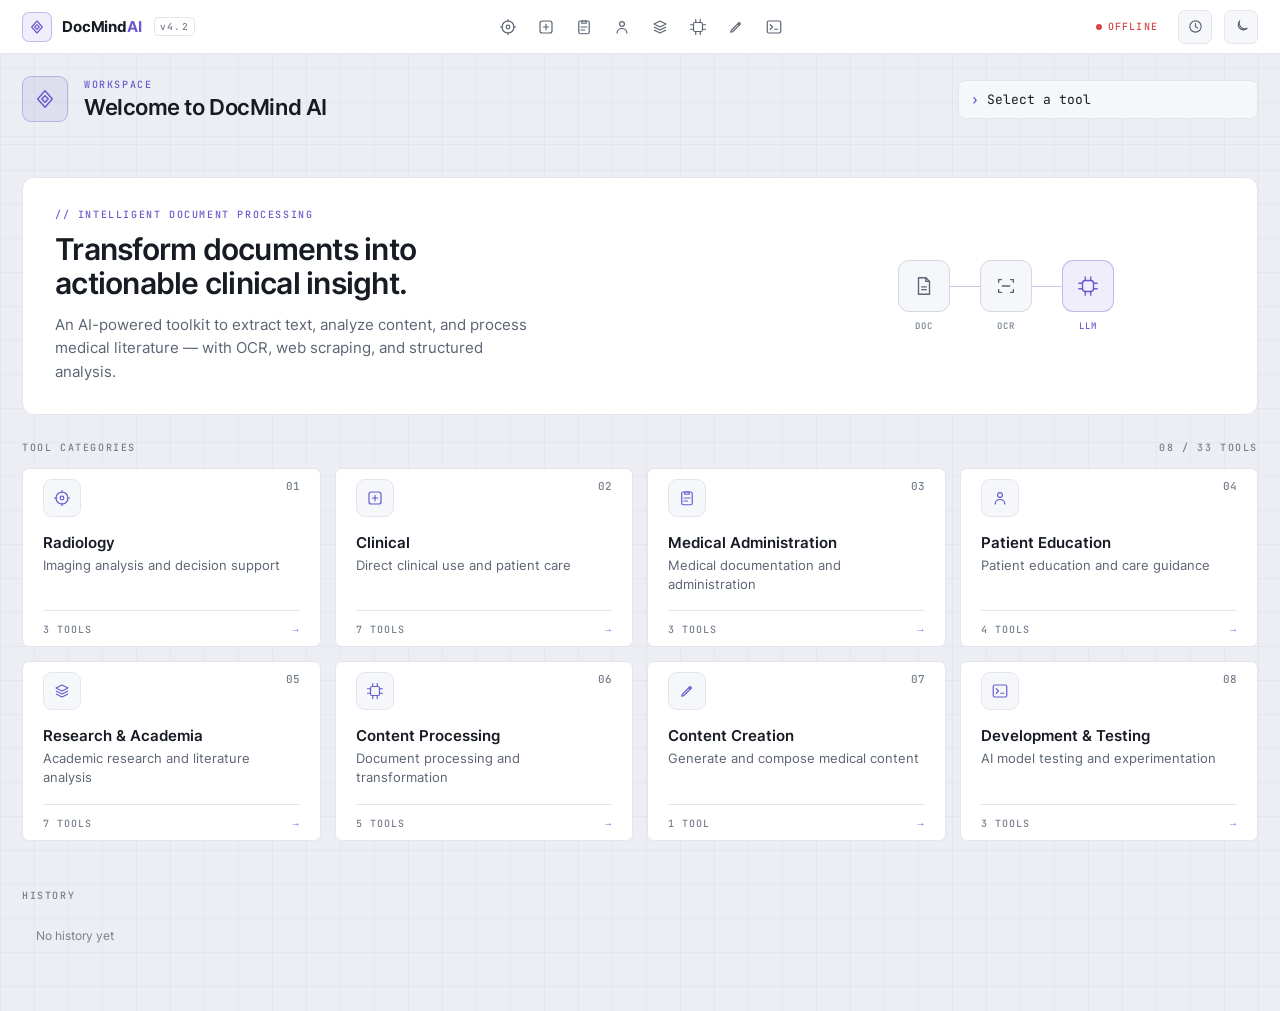
<file: index.html>
<!DOCTYPE html>
<html lang="en" data-theme="auto">
<head>
    <meta charset="UTF-8">
    <meta name="viewport" content="width=device-width, initial-scale=1.0">
    <meta name="description" content="DocMind AI - Advanced document processing and analysis tools">
    <title>DocMind AI | Intelligent Document Processing</title>
    <link rel="icon" href="data:image/svg+xml,%3Csvg xmlns='http://www.w3.org/2000/svg' viewBox='0 0 24 24' fill='none' stroke='%238b7cf6' stroke-width='1.7'%3E%3Cpath d='M12 3l8 9-8 9-8-9z'/%3E%3Cpath d='M12 8.5l3.5 3.5-3.5 3.5-3.5-3.5z'/%3E%3C/svg%3E">
    <link rel="stylesheet" href="styles.css">
    <link rel="preload" href="fonts/inter-latin.woff2" as="font" type="font/woff2" crossorigin>
    <script src="scripts.js" defer></script>
    <script src="handlebars.min.js" defer></script>
    <script src="marked.js" defer></script>
    <script src="highlight.min.js" defer></script>
</head>
<body>
    <!-- Navigation Bar -->
    <nav class="dm-nav">
        <button class="dm-nav-logo" data-view="home" aria-label="DocMind AI Home">
            <span class="dm-nav-logo-icon">
                <svg width="16" height="16" viewBox="0 0 24 24" fill="none" stroke="currentColor" stroke-width="1.7" stroke-linejoin="round"><path d="M12 3l8 9-8 9-8-9z"/><path d="M12 8.5l3.5 3.5-3.5 3.5-3.5-3.5z"/></svg>
            </span>
            <span class="dm-nav-logo-text">DocMind<span class="dm-nav-logo-accent">AI</span></span>
            <span class="dm-nav-version">v4.2</span>
        </button>

        <div class="dm-nav-categories" id="categoriesMenu"></div>

        <div class="dm-nav-actions">
            <span class="dm-status" data-state="loading" role="status" aria-live="polite">
                <span class="dm-status-dot"></span><span class="dm-status-label">CONNECTING</span>
            </span>
            <button class="dm-nav-btn dm-nav-btn--bordered" title="History" aria-label="View history" data-view="history">
                <svg width="17" height="17" viewBox="0 0 24 24" fill="none" stroke="currentColor" stroke-width="1.6" stroke-linecap="round"><circle cx="12" cy="12" r="8"/><path d="M12 8v4.5l3 1.6"/></svg>
            </button>
            <button class="dm-nav-btn dm-nav-btn--bordered" id="themeToggle" title="Toggle theme" aria-label="Toggle theme" data-action="toggleTheme">
                <svg width="17" height="17" viewBox="0 0 24 24" fill="none" stroke="currentColor" stroke-width="1.6" stroke-linecap="round" stroke-linejoin="round"><path d="M20 14.5A8 8 0 0 1 9.5 4 7 7 0 1 0 20 14.5z"/></svg>
            </button>
        </div>
    </nav>

    <!-- Page Header -->
    <header class="dm-page-header container">
        <div class="dm-page-header-icon">
            <svg width="22" height="22" viewBox="0 0 24 24" fill="none" stroke="currentColor" stroke-width="1.6" stroke-linejoin="round"><path d="M12 3l8 9-8 9-8-9z"/><path d="M12 8.5l3.5 3.5-3.5 3.5-3.5-3.5z"/></svg>
        </div>
        <div class="dm-page-header-text">
            <div id="pageSubtitle" class="dm-page-header-kicker">WORKSPACE</div>
            <h1 id="pageTitle">Welcome to DocMind AI</h1>
        </div>
        <div class="dm-page-header-select">
            <span class="dm-page-header-arrow">›</span>
            <select id="toolSelect">
                <option selected disabled value="">select a tool…</option>
            </select>
        </div>
    </header>

    <!-- Main Content Area -->
    <main class="container view-container">
        <!-- Home View -->
        <section class="view home-view active-view">
            <!-- Hero -->
            <div class="hero">
                <div class="hero-text">
                    <div class="hero-kicker">// INTELLIGENT DOCUMENT PROCESSING</div>
                    <h2>Transform documents into <br>actionable clinical insight.</h2>
                    <p>An AI-powered toolkit to extract text, analyze content, and process medical literature — with OCR, web scraping, and structured analysis.</p>
                </div>
                <div class="hero-graphic">
                    <div class="hero-pipeline">
                        <div class="hero-pipeline-step">
                            <div class="hero-pipeline-icon">
                                <svg width="22" height="22" viewBox="0 0 24 24" fill="none" stroke="currentColor" stroke-width="1.5" stroke-linejoin="round"><path d="M6 3h8l4 4v14H6z"/><path d="M14 3v4h4"/><path d="M9 13h6M9 16h6"/></svg>
                            </div>
                            <span>DOC</span>
                        </div>
                        <div class="hero-pipeline-arrow"></div>
                        <div class="hero-pipeline-step">
                            <div class="hero-pipeline-icon">
                                <svg width="22" height="22" viewBox="0 0 24 24" fill="none" stroke="currentColor" stroke-width="1.5" stroke-linecap="round"><path d="M4 8V5h3M20 8V5h-3M4 16v3h3M20 16v3h-3"/><path d="M8 12h8"/></svg>
                            </div>
                            <span>OCR</span>
                        </div>
                        <div class="hero-pipeline-arrow"></div>
                        <div class="hero-pipeline-step hero-pipeline-step--accent">
                            <div class="hero-pipeline-icon hero-pipeline-icon--accent">
                                <svg width="22" height="22" viewBox="0 0 24 24" fill="none" stroke="currentColor" stroke-width="1.5" stroke-linecap="round"><rect x="6" y="6" width="12" height="12" rx="3"/><path d="M9 2v4M15 2v4M9 18v4M15 18v4M2 9h4M2 15h4M18 9h4M18 15h4"/></svg>
                            </div>
                            <span>LLM</span>
                        </div>
                    </div>
                </div>
            </div>

            <div class="dm-categories-header">
                <span class="dm-kicker">TOOL CATEGORIES</span>
                <span id="toolCountLabel" class="dm-kicker"></span>
            </div>

            <div id="categoriesGrid"></div>

            <div class="dm-recent-history">
                <div class="dm-categories-header">
                    <span class="dm-kicker">HISTORY</span>
                </div>
                <div id="recentHistoryList" class="dm-recent-history-list"></div>
            </div>
        </section>

        <!-- Results View -->
        <div id="resultsArea" class="view results-view">
            <article class="results-card">
                <header>
                    <div class="results-header-left">
                        <div class="view-header-icon"></div>
                        <div class="view-header-text">
                            <div class="view-header-kicker"></div>
                            <h2></h2>
                        </div>
                    </div>
                    <span id="resultsModel" class="results-model-name"></span>
                </header>
                <main id="resultsContent"></main>
                <div class="results-details">
                    <details>
                        <summary><span>PROMPT</span><span class="details-arrow">▾</span></summary>
                        <pre id="detailsPrompt"></pre>
                    </details>
                    <details>
                        <summary><span>RAW RESPONSE</span><span class="details-arrow">▾</span></summary>
                        <pre id="detailsResponse"></pre>
                    </details>
                </div>
            </article>
            <div class="results-actions">
                <button class="secondary" id="copyResultsBtn" data-action="copyResultsToClipboard">
                    <svg width="15" height="15" viewBox="0 0 24 24" fill="none" stroke="currentColor" stroke-width="1.7" stroke-linecap="round" stroke-linejoin="round"><rect x="9" y="9" width="11" height="11" rx="2"/><path d="M5 15V5a2 2 0 0 1 2-2h10"/></svg>
                    Copy Results
                </button>
                <button class="secondary" id="downloadResultsBtn" data-action="downloadResults">
                    <svg width="15" height="15" viewBox="0 0 24 24" fill="none" stroke="currentColor" stroke-width="1.7" stroke-linecap="round" stroke-linejoin="round"><path d="M12 4v11M8 11l4 4 4-4M5 20h14"/></svg>
                    Download
                </button>
                <button class="primary" id="showFormBtn">Show Form</button>
            </div>
        </div>

        <!-- Form View -->
        <article id="toolForm" class="view form-view">
            <header>
                <div class="view-header-icon">
                    <svg width="20" height="20" viewBox="0 0 24 24" fill="none" stroke="currentColor" stroke-width="1.6" stroke-linecap="round"><circle cx="12" cy="12" r="8"/><path d="M12 2v3M12 19v3M2 12h3M19 12h3"/><circle cx="12" cy="12" r="2.4"/></svg>
                </div>
                <div class="view-header-text">
                    <div class="view-header-kicker"></div>
                    <h2></h2>
                </div>
            </header>
            <div id="formSubtitle" class="form-subtitle"></div>
            <form id="apiForm" enctype="multipart/form-data">
                <input type="hidden" name="action" id="action">
                <div class="form-fields" id="formFields"></div>
            </form>
            <div id="formError" class="form-error" role="alert" hidden></div>
            <footer>
                <button type="button" class="secondary" id="cancelBtn">Cancel</button>
                <button type="submit" form="apiForm" id="submitBtn">
                    <svg width="15" height="15" viewBox="0 0 24 24" fill="none" stroke="currentColor" stroke-width="2" stroke-linecap="round" stroke-linejoin="round"><path d="M5 4l14 8-14 8z"/></svg>
                    Run Analysis
                </button>
            </footer>
        </article>

        <!-- History View -->
        <article class="view history-view">
            <header>
                <div class="history-header-icon">
                    <svg width="20" height="20" viewBox="0 0 24 24" fill="none" stroke="currentColor" stroke-width="1.6" stroke-linecap="round"><circle cx="12" cy="12" r="8"/><path d="M12 8v4.5l3 1.6"/></svg>
                </div>
                <div class="history-header-text">
                    <div class="history-header-kicker">SESSION LOG</div>
                    <h2>Analysis History</h2>
                </div>
                <span id="historyEntryCount" class="history-entry-count"></span>
            </header>
            <main></main>
            <footer>
                <button id="clearHistoryBtn" data-action="clearHistory">
                    <svg width="15" height="15" viewBox="0 0 24 24" fill="none" stroke="currentColor" stroke-width="1.7" stroke-linecap="round" stroke-linejoin="round"><path d="M4 7h16M9 7V5h6v2M6 7l1 13h10l1-13"/></svg>
                    Clear History
                </button>
            </footer>
        </article>
    </main>

    <!-- Toast notifications (container is created on demand by showToast) -->
    <template id="toast-template">
        <div class="toast" role="status" aria-live="polite" aria-atomic="true"></div>
    </template>

    <!-- Global Loading Overlay -->
    <div class="global-loading-overlay active" id="globalLoadingOverlay">
        <div>
            <progress></progress>
            <p>Initializing...</p>
        </div>
    </div>

    <!-- Tools View Template -->
    <template id="toolsViewTemplate">
        <section class="view tools-view"></section>
    </template>

    <!-- Category Card Template (home grid) -->
    <template id="categoryCardTemplate">
        <article class="card" role="button" tabindex="0">
            <div class="card-top">
                <aside></aside>
                <span class="card-index"></span>
            </div>
            <h4></h4>
            <p></p>
            <div class="card-footer">
                <span class="card-count"></span>
                <span class="card-arrow">→</span>
            </div>
        </article>
    </template>

    <!-- Tool Card Template (category grid) -->
    <template id="cardTemplate">
        <article class="card" role="button" tabindex="0">
            <div class="card-top">
                <aside></aside>
            </div>
            <h4></h4>
            <p></p>
        </article>
    </template>

    <!-- History Templates -->
    <template id="historyEmptyTemplate">
        <section class="history-item history-item--empty">
            <span class="history-item-icon">
                <svg width="17" height="17" viewBox="0 0 24 24" fill="none" stroke="currentColor" stroke-width="1.6" stroke-linecap="round"><circle cx="12" cy="12" r="8"/><path d="M12 8v4.5l3 1.6"/></svg>
            </span>
            <div class="history-item-body">
                <div class="history-item-row">
                    <h4>No history yet</h4>
                    <span class="history-item-date"></span>
                </div>
                <p>Your analysis history will appear here</p>
            </div>
        </section>
    </template>
</body>
</html>
</file>
<file: styles.css>
/* Fonts (Inter + JetBrains Mono) are self-hosted in fonts/ (Fontsource variable builds). */
@font-face {
    font-family: 'Inter';
    font-style: normal;
    font-display: swap;
    font-weight: 100 900;
    src: url('fonts/inter-latin-ext.woff2') format('woff2');
    unicode-range: U+0100-02AF, U+0304, U+0308, U+0329, U+1E00-1E9F, U+1EF2-1EFF, U+2020, U+20A0-20AB, U+20AD-20C0, U+2113, U+2C60-2C7F, U+A720-A7FF;
}
@font-face {
    font-family: 'Inter';
    font-style: normal;
    font-display: swap;
    font-weight: 100 900;
    src: url('fonts/inter-latin.woff2') format('woff2');
    unicode-range: U+0000-00FF, U+0131, U+0152-0153, U+02BB-02BC, U+02C6, U+02DA, U+02DC, U+0304, U+0308, U+0329, U+2000-206F, U+2074, U+20AC, U+2122, U+2191, U+2193, U+2212, U+2215, U+FEFF, U+FFFD;
}
@font-face {
    font-family: 'JetBrains Mono';
    font-style: normal;
    font-display: swap;
    font-weight: 100 900;
    src: url('fonts/jetbrains-mono-latin-ext.woff2') format('woff2');
    unicode-range: U+0100-02AF, U+0304, U+0308, U+0329, U+1E00-1E9F, U+1EF2-1EFF, U+2020, U+20A0-20AB, U+20AD-20C0, U+2113, U+2C60-2C7F, U+A720-A7FF;
}
@font-face {
    font-family: 'JetBrains Mono';
    font-style: normal;
    font-display: swap;
    font-weight: 100 900;
    src: url('fonts/jetbrains-mono-latin.woff2') format('woff2');
    unicode-range: U+0000-00FF, U+0131, U+0152-0153, U+02BB-02BC, U+02C6, U+02DA, U+02DC, U+0304, U+0308, U+0329, U+2000-206F, U+2074, U+20AC, U+2122, U+2191, U+2193, U+2212, U+2215, U+FEFF, U+FFFD;
}

/* =========================================================================
   DocMind AI — Clinical-Tech design system (standalone, no framework)
   Palette: violet accent · slate neutrals · Inter (UI) + JetBrains Mono (data)
   ========================================================================= */

/* ---------- Reset ---------- */
*, *::before, *::after { box-sizing: border-box; }

html {
    font-size: 16px;
    line-height: 1.55;
    -webkit-text-size-adjust: 100%;
    tab-size: 4;
}

body { margin: 0; }

h1, h2, h3, h4, h5, h6, p, ul, ol, dl, blockquote, pre, figure { margin: 0; }

h1, h2, h3, h4, h5, h6 { font-weight: 600; line-height: 1.2; }

a { color: var(--dm-accent); text-decoration: none; }
a:hover { text-decoration: underline; }

img, svg { display: block; max-width: 100%; }

ul, ol { padding-left: 1.5em; }

code, pre, kbd, samp {
    font-family: var(--dm-font-mono);
    font-size: 0.875em;
}

pre { overflow-x: auto; }

button, input, select, textarea {
    font: inherit;
    margin: 0;
}

button { cursor: pointer; border: none; background: none; padding: 0; }

fieldset { border: none; padding: 0; margin: 0; }
legend { padding: 0; }

summary { cursor: pointer; list-style: none; }
summary::-webkit-details-marker { display: none; }

progress {
    appearance: none;
    -webkit-appearance: none;
    width: 100%;
    height: 6px;
    border: none;
    border-radius: 3px;
    background: var(--dm-border);
    overflow: hidden;
}
progress::-webkit-progress-bar { background: var(--dm-border); }
progress::-webkit-progress-value { background: var(--dm-accent); border-radius: 3px; }
progress:indeterminate {
    background: linear-gradient(90deg, var(--dm-border) 25%, var(--dm-accent) 50%, var(--dm-border) 75%);
    background-size: 200% 100%;
    animation: dm-progress 1.4s linear infinite;
}
@keyframes dm-progress { from { background-position: 200% 0; } to { background-position: -200% 0; } }

details > summary { display: flex; align-items: center; gap: 6px; }

/* ---------- Design tokens ---------- */
:root {
    --dm-font-ui: 'Inter', system-ui, "Segoe UI", Roboto, Helvetica, Arial, sans-serif;
    --dm-font-mono: 'JetBrains Mono', ui-monospace, SFMono-Regular, "SF Mono", Menlo, Consolas, monospace;

    --dm-radius: 8px;
    --dm-radius-sm: 6px;
    --dm-grid: rgba(20, 24, 40, 0.035);

    /* light (default) */
    --dm-bg: #eceef3;
    --dm-panel: #ffffff;
    --dm-panel-2: #f6f7fa;
    --dm-border: #e3e6ed;
    --dm-border-strong: #d2d7e1;
    --dm-text: #171b23;
    --dm-muted: #5b6473;
    --dm-faint: #767f8e;
    --dm-accent: #6a5acf;
    --dm-accent-hover: #5b4cbf;
    --dm-accent-soft: rgba(106, 90, 207, 0.10);
    --dm-accent-line: rgba(106, 90, 207, 0.34);
    --dm-ok: #0fa06b;
    --dm-warn: #c97f1a;
    --dm-danger: #d64545;
}

[data-theme="dark"],
html:not([data-theme="light"]):not([data-theme="auto"]) {
    --dm-grid: rgba(255, 255, 255, 0.022);
    --dm-bg: #0a0d13;
    --dm-panel: #111620;
    --dm-panel-2: #161c27;
    --dm-border: #222a37;
    --dm-border-strong: #2f3a4a;
    --dm-text: #e6eaf1;
    --dm-muted: #8b94a5;
    --dm-faint: #717c8d;
    --dm-accent: #8b7cf6;
    --dm-accent-hover: #9d90f8;
    --dm-accent-soft: rgba(139, 124, 246, 0.14);
    --dm-accent-line: rgba(139, 124, 246, 0.42);
    --dm-ok: #34d399;
    --dm-warn: #f6b352;
    --dm-danger: #f06868;
}

/* honour OS dark when theme = auto */
@media (prefers-color-scheme: dark) {
    :root:not([data-theme="light"]) {
        --dm-grid: rgba(255, 255, 255, 0.022);
        --dm-bg: #0a0d13;
        --dm-panel: #111620;
        --dm-panel-2: #161c27;
        --dm-border: #222a37;
        --dm-border-strong: #2f3a4a;
        --dm-text: #e6eaf1;
        --dm-muted: #8b94a5;
        --dm-faint: #717c8d;
        --dm-accent: #8b7cf6;
        --dm-accent-hover: #9d90f8;
        --dm-accent-soft: rgba(139, 124, 246, 0.14);
        --dm-accent-line: rgba(139, 124, 246, 0.42);
        --dm-ok: #34d399;
        --dm-warn: #f6b352;
        --dm-danger: #f06868;
    }
}

/* ---------- Base ---------- */
body {
    background-color: var(--dm-bg);
    background-image:
        linear-gradient(var(--dm-grid) 1px, transparent 1px),
        linear-gradient(90deg, var(--dm-grid) 1px, transparent 1px);
    background-size: 34px 34px;
    color: var(--dm-text);
    font-family: var(--dm-font-ui);
}

::selection { background: var(--dm-accent-soft); }

.container,
.container-fluid {
    width: 100%;
    padding-inline: 22px;
    margin-inline: auto;
}

main.container { padding-top: 1.5rem; padding-bottom: 3.5rem; }

/* shared mono micro-label helper */
.dm-kicker,
.form-label,
ul.keywords li {
    font-family: var(--dm-font-mono);
}

/* ---------- Nav ---------- */
.dm-nav {
    position: sticky;
    top: 0;
    z-index: 30;
    display: flex;
    align-items: center;
    justify-content: space-between;
    gap: 18px;
    height: 54px;
    padding: 0 22px;
    background: var(--dm-panel);
    border-bottom: 1px solid var(--dm-border);
    backdrop-filter: blur(8px);
}

/* Logo button */
.dm-nav-logo {
    display: flex;
    align-items: center;
    gap: 10px;
    background: none;
    border: none;
    cursor: pointer;
    padding: 0;
    flex-shrink: 0;
}

.dm-nav-logo-icon {
    display: grid;
    place-items: center;
    width: 30px;
    height: 30px;
    border: 1px solid var(--dm-accent-line);
    border-radius: 7px;
    color: var(--dm-accent);
    background: var(--dm-accent-soft);
    flex-shrink: 0;
}

.dm-nav-logo-text {
    font: 700 15px var(--dm-font-ui);
    letter-spacing: -0.01em;
    color: var(--dm-text);
}

.dm-nav-logo-accent { color: var(--dm-accent); }

.dm-nav-version {
    font: 500 9.5px var(--dm-font-mono);
    letter-spacing: 0.14em;
    color: var(--dm-faint);
    border: 1px solid var(--dm-border);
    border-radius: 4px;
    padding: 2px 5px;
    margin-left: 2px;
}

/* Category buttons row */
.dm-nav-categories {
    display: flex;
    align-items: center;
    gap: 4px;
    flex: 1;
    justify-content: center;
}

/* Shared nav icon button */
.dm-nav-btn {
    display: grid;
    place-items: center;
    width: 34px;
    height: 34px;
    border-radius: 7px;
    border: 1px solid transparent;
    background: none;
    color: var(--dm-muted);
    cursor: pointer;
    padding: 0;
    transition: color .15s, border-color .15s, background .15s;
}

.dm-nav-btn:hover {
    color: var(--dm-accent);
    border-color: var(--dm-border-strong);
    background: var(--dm-panel-2);
}

/* Bordered variant (history, theme) */
.dm-nav-btn--bordered {
    border-color: var(--dm-border);
    background: var(--dm-panel-2);
}

.dm-nav-btn--bordered:hover {
    border-color: var(--dm-accent-line);
}

/* Right-side actions group */
.dm-nav-actions {
    display: flex;
    align-items: center;
    gap: 12px;
    flex-shrink: 0;
}

/* ---------- Page header band ---------- */
.dm-page-header {
    display: flex;
    align-items: center;
    gap: 16px;
    padding: 22px 22px;
    margin-bottom: 24px;
    border-bottom: 1px solid var(--dm-border);
}

.dm-page-header-icon {
    display: grid;
    place-items: center;
    width: 46px;
    height: 46px;
    border-radius: 9px;
    border: 1px solid var(--dm-accent-line);
    background: var(--dm-accent-soft);
    color: var(--dm-accent);
    flex: 0 0 auto;
}

.dm-page-header-text {
    flex: 1;
    min-width: 0;
}

.dm-page-header-kicker {
    font: 500 10px var(--dm-font-mono);
    letter-spacing: 0.16em;
    color: var(--dm-accent);
    margin-bottom: 3px;
    text-transform: uppercase;
}

.dm-page-header-text h1 {
    margin: 0;
    font: 600 22px var(--dm-font-ui);
    letter-spacing: -0.02em;
    color: var(--dm-text);
}

.dm-page-header-select {
    position: relative;
    width: 300px;
    flex: 0 0 auto;
}

.dm-page-header-arrow {
    position: absolute;
    left: 13px;
    top: 50%;
    transform: translateY(-50%);
    color: var(--dm-accent);
    font: 600 13px var(--dm-font-mono);
    pointer-events: none;
    z-index: 1;
}

#toolSelect {
    width: 100%;
    appearance: none;
    -webkit-appearance: none;
    background: var(--dm-panel-2);
    border: 1px solid var(--dm-border);
    border-radius: 7px;
    padding: 10px 12px 10px 28px;
    font: 400 13px var(--dm-font-mono);
    color: var(--dm-text);
    outline: none;
    cursor: pointer;
    margin: 0;
    transition: border-color .15s;
}

#toolSelect:focus { border-color: var(--dm-accent-line); }

/* ---------- Cards / category grid ---------- */
.view.tools-view,
#categoriesGrid {
    grid-template-columns: repeat(4, 1fr);
    gap: 14px;
}

.view.tools-view,
#categoriesGrid { display: grid; }
.view:not(.active-view),
#resultsArea:not(.active-view) { display: none; }
@media (max-width: 900px) {
    .view.tools-view,
    #categoriesGrid { grid-template-columns: repeat(2, 1fr); }
}
@media (max-width: 560px) {
    .view.tools-view,
    #categoriesGrid { grid-template-columns: 1fr; }
}

.card {
    display: flex;
    flex-direction: column;
    text-align: left;
    padding: 18px;
    background: var(--dm-panel);
    border: 1px solid var(--dm-border);
    border-radius: 11px;
    cursor: pointer;
    transition: border-color .15s, background .15s;
}

.card:hover {
    border-color: var(--dm-accent-line);
    background: var(--dm-panel-2);
}

.card h4 {
    margin: 0 0 5px;
    font: 600 15px var(--dm-font-ui);
    color: var(--dm-text);
}
.card p {
    margin: 0 0 16px;
    font: 400 12.5px/1.5 var(--dm-font-ui);
    color: var(--dm-muted);
}

/* ---------- View panels (form / results) ---------- */
#toolForm {
    background: var(--dm-panel);
    border: 1px solid var(--dm-border);
    border-radius: 12px;
    overflow: hidden;
}

/* Results outer wrapper */
#resultsArea {
    display: flex;
    flex-direction: column;
    gap: 16px;
}

/* Results card */
.results-card {
    background: var(--dm-panel);
    border: 1px solid var(--dm-border);
    border-radius: 12px;
    overflow: hidden;
}

/* Results header: icon+text left, model name right */
.results-card > header {
    display: flex;
    align-items: center;
    justify-content: space-between;
    gap: 14px;
    padding: 18px 24px;
    border-bottom: 1px solid var(--dm-border);
    background: var(--dm-panel-2);
}

.results-header-left {
    display: flex;
    align-items: center;
    gap: 14px;
    flex: 1;
}

.results-header-left .view-header-icon {
    width: 44px;
    height: 44px;
    border-radius: 10px;
    flex: 0 0 auto;
}

.results-header-left .view-header-text {
    display: flex;
    flex-direction: column;
    gap: 2px;
}

.results-header-left .view-header-kicker {
    font: 500 9px var(--dm-font-mono);
    letter-spacing: 0.15em;
    text-transform: uppercase;
    color: var(--dm-accent);
    margin: 0;
}

.results-header-left h2 {
    margin: 0;
    font: 600 20px var(--dm-font-ui);
    color: var(--dm-text);
    line-height: 1.2;
}

.results-model-name {
    font: 500 10px var(--dm-font-mono);
    color: var(--dm-faint);
    text-transform: uppercase;
    letter-spacing: 0.1em;
    padding: 6px 12px;
    background: var(--dm-accent-soft);
    border: 1px solid var(--dm-accent-line);
    border-radius: 6px;
    white-space: nowrap;
    flex: 0 0 auto;
}

/* Results content area */
.results-card > main {
    padding: 24px;
}

/* Details / collapsibles */
.results-details {
    border-top: 1px solid var(--dm-border);
}

.results-details details {
    border-bottom: 1px solid var(--dm-border);
}
.results-details details:last-child { border-bottom: none; }

.results-details summary {
    display: flex;
    align-items: center;
    justify-content: space-between;
    padding: 13px 24px;
    font: 500 10px var(--dm-font-mono);
    letter-spacing: 0.14em;
    text-transform: uppercase;
    color: var(--dm-muted);
}

.details-arrow {
    color: var(--dm-faint);
    transition: transform .2s;
}
details[open] .details-arrow { transform: rotate(180deg); }

.results-details pre {
    margin: 0;
    padding: 0 24px 16px;
    font: 400 12px/1.6 var(--dm-font-mono);
    color: var(--dm-muted);
    white-space: pre-wrap;
    word-break: break-all;
    background: none;
    border: none;
    border-radius: 0;
}

/* Results action buttons row (outside card) */
.results-actions {
    position: sticky;
    bottom: 0;
    z-index: 5;
    display: flex;
    flex-wrap: wrap;
    gap: 10px;
    padding: 12px 0;
    background: linear-gradient(to top, var(--dm-bg) 70%, transparent);
}

.results-actions button {
    display: inline-flex;
    align-items: center;
    gap: 8px;
}

.results-actions #showFormBtn {
    margin-left: auto;
}

.view > header {
    display: flex;
    align-items: center;
    gap: 14px;
    padding: 18px 24px;
    background: var(--dm-panel-2);
    border-bottom: 1px solid var(--dm-border);
    border-radius: 12px 12px 0 0;
}

.view-header-icon {
    display: grid;
    place-items: center;
    width: 40px; height: 40px;
    border-radius: 9px;
    border: 1px solid var(--dm-accent-line);
    background: var(--dm-accent-soft);
    color: var(--dm-accent);
    flex: 0 0 auto;
}

.view-header-text { flex: 1; }

.view-header-kicker {
    font: 500 9.5px var(--dm-font-mono);
    letter-spacing: 0.14em;
    text-transform: uppercase;
    color: var(--dm-accent);
    margin-bottom: 2px;
}

.view > header h2 {
    margin: 0;
    font: 600 18px var(--dm-font-ui);
    color: var(--dm-text);
}

/* ---------- Forms ---------- */
.form-subtitle {
    padding: 16px 24px;
    background: var(--dm-panel);
    border-bottom: 1px solid var(--dm-border);
    font: 400 13.5px / 1.6 var(--dm-font-ui);
    color: var(--dm-text);
}

#toolForm > form { padding: 24px; }
#toolForm .form-fields { display: flex; flex-direction: column; gap: 22px; }
.form-field { margin: 0; }

.form-fields-row {
    display: grid;
    grid-template-columns: 1fr 1fr;
    gap: 18px;
}

/* Select wrapper with arrow */
.select-wrapper {
    position: relative;
}
.select-wrapper select {
    width: 100%;
    appearance: none;
    -webkit-appearance: none;
    padding-right: 34px;
}
.select-arrow {
    position: absolute;
    right: 13px;
    top: 50%;
    transform: translateY(-50%);
    color: var(--dm-faint);
    pointer-events: none;
    font-size: 13px;
    line-height: 1;
}

/* File drop zone */
.file-drop-zone {
    display: flex;
    align-items: center;
    gap: 12px;
    padding: 16px;
    border: 1px dashed var(--dm-border-strong);
    border-radius: 8px;
    background: var(--dm-panel-2);
    cursor: pointer;
    transition: border-color .15s, background .15s;
}
.file-drop-zone:hover,
.file-drop-zone.dragover {
    border-color: var(--dm-accent-line);
    background: var(--dm-accent-soft);
}
.file-drop-icon {
    display: grid;
    place-items: center;
    width: 34px; height: 34px;
    border-radius: 7px;
    border: 1px solid var(--dm-border);
    color: var(--dm-accent);
    flex: 0 0 auto;
}
.file-drop-label {
    font: 500 12.5px var(--dm-font-ui);
    color: var(--dm-text);
}
.file-drop-hint {
    font: 400 10.5px var(--dm-font-mono);
    color: var(--dm-faint);
    margin-top: 2px;
}

.form-label {
    display: block;
    font: 500 10px var(--dm-font-mono);
    letter-spacing: 0.12em;
    text-transform: uppercase;
    color: var(--dm-muted);
    margin-bottom: 8px;
}

.form-field small {
    display: block;
    margin-top: 7px;
    font: 400 10.5px var(--dm-font-mono);
    letter-spacing: 0.04em;
    text-transform: uppercase;
    color: var(--dm-faint);
}

input:not([type=checkbox]):not([type=radio]):not([type=range]),
select,
textarea {
    background-color: var(--dm-panel-2);
    border: 1px solid var(--dm-border);
    border-radius: 8px;
    padding: 11px 14px;
    font: 400 13.5px var(--dm-font-ui);
    color: var(--dm-text);
    transition: border-color .15s;
}

textarea {
    width: 100%;
    padding: 12px 14px;
    font: 400 13.5px/1.6 var(--dm-font-ui);
    resize: vertical;
    outline: none;
}

input:focus,
select:focus,
textarea:focus {
    border-color: var(--dm-accent-line) !important;
    box-shadow: none !important;
}

input[type=file] { display: none; }

/* ---------- Buttons ---------- */
button,
[role="button"],
input[type="submit"] {
    border-radius: 7px;
    font: 500 13px var(--dm-font-ui);
    padding: 10px 20px;
    transition: filter .15s, border-color .15s, color .15s, background .15s;
}

button.primary,
[type="submit"].primary,
#submitBtn {
    display: inline-flex;
    align-items: center;
    gap: 8px;
    background: var(--dm-accent);
    border: none;
    color: #fff;
    font-weight: 600;
    padding: 10px 20px;
    border-radius: 7px;
    cursor: pointer;
    font-size: 13px;
}
button.primary:hover,
#submitBtn:hover { filter: brightness(1.08); }

button.secondary,
button.outline,
#cancelBtn {
    display: inline-flex;
    align-items: center;
    gap: 8px;
    background: transparent;
    border: 1px solid var(--dm-border-strong);
    color: var(--dm-text);
    font-weight: 500;
    padding: 10px 18px;
    border-radius: 7px;
    cursor: pointer;
    font-size: 13px;
}
button.secondary:hover,
button.outline:hover,
#cancelBtn:hover {
    border-color: var(--dm-accent-line);
    color: var(--dm-accent);
}

.view > footer,
.view-actions {
    display: flex;
    justify-content: flex-end;
    gap: 10px;
    padding: 18px 24px;
    border-top: 1px solid var(--dm-border);
    background: var(--dm-panel-2);
    border-radius: 0 0 12px 12px;
    margin: 0;
}

/* ---------- Results: badges, severity, keywords ---------- */
.pathologic-badge {
    display: inline-flex;
    align-items: center;
    gap: 7px;
    padding: 6px 12px;
    border-radius: var(--dm-radius-sm);
    font: 600 11px var(--dm-font-mono);
    letter-spacing: 0.08em;
    text-transform: uppercase;
}
.pathologic-badge::before {
    content: '';
    width: 6px; height: 6px;
    border-radius: 50%;
    background: currentColor;
}
.pathologic-badge[data-pathologic="yes"] {
    background: rgba(214, 69, 69, 0.13);
    border: 1px solid rgba(214, 69, 69, 0.34);
    color: var(--dm-danger);
}
.pathologic-badge[data-pathologic="no"] {
    background: rgba(15, 160, 107, 0.13);
    border: 1px solid rgba(15, 160, 107, 0.34);
    color: var(--dm-ok);
}

progress.severity-bar {
    height: 7px;
    border-radius: 4px;
    background: var(--dm-panel-2);
    overflow: hidden;
}
progress.severity-bar::-webkit-progress-bar { background: var(--dm-panel-2); border-radius: 4px; }
progress.severity-bar::-webkit-progress-value { background: var(--dm-warn); border-radius: 4px; }
progress.severity-bar::-moz-progress-bar { background: var(--dm-warn); border-radius: 4px; }

ul.keywords { gap: 8px; margin-top: 1rem; }
ul.keywords li {
    padding: 6px 12px;
    border-radius: var(--dm-radius-sm);
    background: var(--dm-panel-2);
    border: 1px solid var(--dm-border);
    color: var(--dm-text);
    font-size: 12.5px;
    font-family: var(--dm-font-ui);
}


/* differential blocks */
.diagnosis-item .probability-score { font-family: var(--dm-font-mono); color: var(--dm-accent); }

/* ---------- History ---------- */
.history-view {
    background: var(--dm-panel);
    border: 1px solid var(--dm-border);
    border-radius: 12px;
    overflow: hidden;
}

.history-view > header {
    display: flex;
    align-items: center;
    gap: 14px;
    padding: 18px 24px;
    border-bottom: 1px solid var(--dm-border);
    background: var(--dm-panel-2);
}

.history-header-icon {
    display: grid;
    place-items: center;
    width: 40px; height: 40px;
    border-radius: 9px;
    border: 1px solid var(--dm-accent-line);
    background: var(--dm-accent-soft);
    color: var(--dm-accent);
    flex: 0 0 auto;
}

.history-header-text { flex: 1; }
.history-header-kicker {
    font: 500 9.5px var(--dm-font-mono);
    letter-spacing: .14em;
    color: var(--dm-accent);
    margin-bottom: 2px;
    text-transform: uppercase;
}
.history-header-text h2 { margin: 0; font: 600 18px var(--dm-font-ui); color: var(--dm-text); }

.history-entry-count {
    font: 500 10px var(--dm-font-mono);
    color: var(--dm-faint);
}

.history-view > main {
    padding: 14px;
    display: flex;
    flex-direction: column;
    gap: 10px;
}

.history-view > footer {
    display: flex;
    justify-content: flex-end;
    padding: 16px 24px;
    border-top: 1px solid var(--dm-border);
    background: var(--dm-panel-2);
}

.history-view > footer button {
    display: flex;
    align-items: center;
    gap: 8px;
    background: transparent;
    color: var(--dm-danger, #e05555);
    border: 1px solid var(--dm-border-strong);
    border-radius: 7px;
    padding: 9px 18px;
    font: 500 13px var(--dm-font-ui);
    cursor: pointer;
    width: auto;
}
.history-view > footer button:hover { border-color: var(--dm-danger, #e05555); }

.history-item {
    display: flex;
    gap: 14px;
    padding: 16px;
    border-left: 2px solid var(--dm-accent);
    border-radius: 8px;
    background: var(--dm-panel-2);
    cursor: pointer;
    transition: border-color .15s, background .15s;
}
.history-item:hover { background: var(--dm-panel); }

.history-item-icon {
    display: grid;
    place-items: center;
    width: 34px; height: 34px;
    border-radius: 7px;
    border: 1px solid var(--dm-border);
    background: var(--dm-panel);
    color: var(--dm-accent);
    flex: 0 0 auto;
    font-size: 16px;
}

.history-item-body {
    flex: 1;
    min-width: 0;
}

.history-item-row {
    display: flex;
    align-items: center;
    justify-content: space-between;
    gap: 10px;
    margin-bottom: 5px;
}

.history-item h4 { margin: 0; font: 600 14px var(--dm-font-ui); color: var(--dm-text); flex: 1; }

.history-item-date {
    font: 400 10px var(--dm-font-mono);
    color: var(--dm-faint);
    white-space: nowrap;
}

.history-item p {
    margin: 0;
    font: 400 11.5px/1.5 var(--dm-font-mono);
    color: var(--dm-muted);
    overflow: hidden;
    text-overflow: ellipsis;
    white-space: nowrap;
}

/* ---------- Toasts ---------- */
.toast-container {
    position: fixed;
    top: 20px;
    right: 20px;
    z-index: 1000;
    display: flex;
    flex-direction: column;
    gap: 10px;
    max-width: min(360px, calc(100vw - 40px));
    pointer-events: none;
}

.toast {
    display: flex;
    align-items: center;
    gap: 9px;
    padding: 12px 16px;
    border-radius: var(--dm-radius-sm);
    border: 1px solid var(--dm-border);
    background: var(--dm-panel);
    color: var(--dm-text);
    font: 500 13px var(--dm-font-ui);
    line-height: 1.45;
    box-shadow: 0 8px 30px rgba(7, 9, 12, 0.18);
    backdrop-filter: blur(10px);
    cursor: pointer;
    pointer-events: auto;
    animation: toast-in .2s ease;
}

@keyframes toast-in {
    from { opacity: 0; transform: translateX(12px); }
    to   { opacity: 1; transform: none; }
}
.toast-success { border-left: 3px solid var(--dm-ok); background: var(--dm-panel); }
.toast-error   { border-left: 3px solid var(--dm-danger); background: var(--dm-panel); }
.toast-warning { border-left: 3px solid var(--dm-warn); background: var(--dm-panel); }
.toast-info    { border-left: 3px solid var(--dm-accent); background: var(--dm-panel); }

/* ---------- Article (rendered markdown results) ---------- */
.article {
    font-family: var(--dm-font-ui);
    font-size: 15px;
    line-height: 1.7;
    color: var(--dm-text);
    max-width: 72ch;
}

.article > *:first-child { margin-top: 0 !important; }
.article > *:last-child { margin-bottom: 0 !important; }

/* Headings */
.article h1, .article h2, .article h3, .article h4, .article h5, .article h6 {
    color: var(--dm-text);
    font-family: var(--dm-font-ui);
    font-weight: 600;
    letter-spacing: -0.01em;
    scroll-margin-top: 24px;
}
.article h1 {
    font-size: 1.6em;
    line-height: 1.3;
    margin: 0 0 20px;
    padding-bottom: 14px;
    border-bottom: 1px solid var(--dm-border);
}
.article h2 {
    font-size: 1.15em;
    letter-spacing: 0.02em;
    margin: 34px 0 14px;
    padding-bottom: 8px;
    border-bottom: 1px solid var(--dm-border);
}
.article h3 {
    font-size: 1em;
    margin: 26px 0 10px;
    padding-left: 10px;
    border-left: 3px solid var(--dm-accent);
}
.article h4, .article h5, .article h6 {
    font-size: 0.9em;
    text-transform: uppercase;
    letter-spacing: 0.06em;
    color: var(--dm-muted);
    margin: 20px 0 8px;
}

/* Body text */
.article p { margin: 0 0 16px; }
.article strong { font-weight: 600; color: var(--dm-text); }
.article em { color: var(--dm-muted); }
.article hr {
    border: none;
    border-top: 1px solid var(--dm-border);
    margin: 28px 0;
}

.article a { color: var(--dm-accent); font-weight: 500; }
.article a:hover { color: var(--dm-accent-hover); }

/* Lists */
.article ul, .article ol { margin: 0 0 16px; padding-left: 1.4em; }
.article li { margin: 0 0 8px; }
.article li:last-child { margin-bottom: 0; }
.article li > ul, .article li > ol { margin-top: 8px; margin-bottom: 0; }
.article ul > li::marker { color: var(--dm-accent); }
.article ol > li::marker { color: var(--dm-accent); font-weight: 600; font-family: var(--dm-font-mono); font-size: 0.9em; }

.article blockquote {
    margin: 0 0 16px;
    padding: 12px 16px;
    border-left: 3px solid var(--dm-accent);
    background: var(--dm-accent-soft);
    color: var(--dm-muted);
    border-radius: 0 var(--dm-radius-sm) var(--dm-radius-sm) 0;
}
.article blockquote > *:last-child { margin-bottom: 0; }

.article code {
    font-family: var(--dm-font-mono);
    background: var(--dm-accent-soft);
    color: var(--dm-accent);
    padding: 0.15em 0.4em;
    border-radius: 4px;
}
.article pre {
    background: var(--dm-panel-2);
    border: 1px solid var(--dm-border);
    border-radius: var(--dm-radius);
    padding: 14px 16px;
    margin: 0 0 16px;
}
.article pre code {
    background: none;
    color: inherit;
    padding: 0;
}

/* Tables */
.article table {
    display: block;
    overflow-x: auto;
    width: max-content;
    max-width: 100%;
    border-collapse: collapse;
    margin: 0 0 20px;
    font-size: 0.92em;
}
.article th {
    background: var(--dm-panel-2);
    color: var(--dm-text);
    font-weight: 600;
    text-align: left;
}
.article th, .article td {
    border: 1px solid var(--dm-border);
    padding: 8px 12px;
}
.article tr:nth-child(even) td { background: var(--dm-panel-2); }

/* =========================================================================
   Badge + Score bar utilities (kept from base, retinted to tokens)
   ========================================================================= */
.badge {
    display: inline-block;
    padding: 0.25rem 0.75rem;
    border-radius: var(--dm-radius-sm);
    font: 600 0.8rem var(--dm-font-mono);
    letter-spacing: 0.04em;
    line-height: 1.4;
    white-space: nowrap;
    border: 1px solid transparent;
}
.badge--success, .badge--high { background: rgba(15,160,107,0.14); color: var(--dm-ok); border-color: rgba(15,160,107,0.32); }
.badge--warning, .badge--medium { background: rgba(201,127,26,0.14); color: var(--dm-warn); border-color: rgba(201,127,26,0.32); }
.badge--danger, .badge--low { background: rgba(214,69,69,0.14); color: var(--dm-danger); border-color: rgba(214,69,69,0.32); }
.badge--info { background: var(--dm-accent-soft); color: var(--dm-accent); border-color: var(--dm-accent-line); }
[data-theme="dark"] .badge--success, [data-theme="dark"] .badge--high { background: rgba(52,211,153,0.14); }
[data-theme="dark"] .badge--warning, [data-theme="dark"] .badge--medium { background: rgba(246,179,82,0.14); }
[data-theme="dark"] .badge--danger, [data-theme="dark"] .badge--low { background: rgba(240,104,104,0.14); }

.score-bar { display: flex; align-items: center; gap: 0.75rem; margin-bottom: 0.6rem; }
.score-bar__label {
    flex: 0 0 18rem;
    font: 400 0.875rem var(--dm-font-ui);
    color: var(--dm-text);
    white-space: nowrap; overflow: hidden; text-overflow: ellipsis;
}
.score-bar__track {
    flex: 1; height: 7px;
    background: var(--dm-panel-2);
    border-radius: 4px; overflow: hidden;
}
.score-bar__fill {
    height: 100%;
    background: var(--dm-accent);
    border-radius: 4px;
    transition: width .2s ease-in-out;
    min-width: 2px;
}
.score-bar__value {
    flex: 0 0 3rem; text-align: right;
    font: 600 0.8rem var(--dm-font-mono);
    color: var(--dm-accent);
}

/* =========================================================================
   highlight.js — StackOverflow Light / Dark (unchanged from base)
   ========================================================================= */
.hljs { color: #2f3337; background: inherit; }
.hljs-subst { color: #2f3337; }
.hljs-comment { color: #656e77; }
.hljs-keyword, .hljs-selector-tag, .hljs-meta .hljs-keyword, .hljs-doctag, .hljs-section { color: #015692; }
.hljs-attr { color: #015692; }
.hljs-attribute { color: #803378; }
.hljs-name, .hljs-type, .hljs-number, .hljs-selector-id, .hljs-quote, .hljs-template-tag { color: #b75501; }
.hljs-selector-class { color: #015692; }
.hljs-string, .hljs-regexp, .hljs-symbol, .hljs-variable, .hljs-template-variable, .hljs-link, .hljs-selector-attr { color: #54790d; }
.hljs-meta, .hljs-selector-pseudo { color: #015692; }
.hljs-built_in, .hljs-title, .hljs-literal { color: #b75501; }
.hljs-bullet, .hljs-code { color: #535a60; }
.hljs-meta .hljs-string { color: #54790d; }
.hljs-deletion { color: #c02d2e; }
.hljs-addition { color: #2f6f44; }
.hljs-emphasis { font-style: italic; }
.hljs-strong { font-weight: bold; }
.hljs-formula, .hljs-operator, .hljs-params, .hljs-property, .hljs-punctuation, .hljs-tag { background: inherit; }

[data-theme="dark"] .hljs { color: #ffffff; background: inherit; }
[data-theme="dark"] .hljs-subst { color: #ffffff; }
[data-theme="dark"] .hljs-comment { color: #999999; }
[data-theme="dark"] .hljs-keyword, [data-theme="dark"] .hljs-selector-tag, [data-theme="dark"] .hljs-meta .hljs-keyword, [data-theme="dark"] .hljs-doctag, [data-theme="dark"] .hljs-section { color: #88aece; }
[data-theme="dark"] .hljs-attr { color: #88aece; }
[data-theme="dark"] .hljs-attribute { color: #c59bc1; }
[data-theme="dark"] .hljs-name, [data-theme="dark"] .hljs-type, [data-theme="dark"] .hljs-number, [data-theme="dark"] .hljs-selector-id, [data-theme="dark"] .hljs-quote, [data-theme="dark"] .hljs-template-tag { color: #f08d49; }
[data-theme="dark"] .hljs-selector-class { color: #88aece; }
[data-theme="dark"] .hljs-string, [data-theme="dark"] .hljs-regexp, [data-theme="dark"] .hljs-symbol, [data-theme="dark"] .hljs-variable, [data-theme="dark"] .hljs-template-variable, [data-theme="dark"] .hljs-link, [data-theme="dark"] .hljs-selector-attr { color: #b5bd68; }
[data-theme="dark"] .hljs-meta, [data-theme="dark"] .hljs-selector-pseudo { color: #88aece; }
[data-theme="dark"] .hljs-built_in, [data-theme="dark"] .hljs-title, [data-theme="dark"] .hljs-literal { color: #f08d49; }
[data-theme="dark"] .hljs-bullet, [data-theme="dark"] .hljs-code { color: #cccccc; }
[data-theme="dark"] .hljs-meta .hljs-string { color: #b5bd68; }
[data-theme="dark"] .hljs-deletion { color: #de7176; }
[data-theme="dark"] .hljs-addition { color: #76c490; }
[data-theme="dark"] .hljs-emphasis { font-style: italic; }
[data-theme="dark"] .hljs-strong { font-weight: bold; }
[data-theme="dark"] .hljs-formula, [data-theme="dark"] .hljs-operator, [data-theme="dark"] .hljs-params, [data-theme="dark"] .hljs-property, [data-theme="dark"] .hljs-punctuation, [data-theme="dark"] .hljs-tag { background: inherit; }

/* =========================================================================
   New design additions — pipeline hero, category cards, nav status
   ========================================================================= */

/* Nav ONLINE status indicator */
.dm-status {
    display: flex;
    align-items: center;
    gap: 6px;
    font: 500 10px var(--dm-font-mono);
    letter-spacing: .12em;
    color: var(--dm-muted);
    padding: 0 8px;
    white-space: nowrap;
}
.dm-status-dot {
    width: 6px; height: 6px;
    border-radius: 50%;
    background: var(--dm-ok);
    animation: dmpulse 2.4s ease-in-out infinite;
}
@keyframes dmpulse { 0%,100%{opacity:1;} 50%{opacity:.3;} }
.dm-status[data-state="loading"] .dm-status-dot { background: var(--dm-warn); }
.dm-status[data-state="error"] { color: var(--dm-danger); }
.dm-status[data-state="error"] .dm-status-dot { background: var(--dm-danger); animation: none; }



/* Hero */
.hero {
    position: relative;
    overflow: hidden;
    display: flex;
    align-items: center;
    gap: 30px;
    padding: 30px 32px;
    margin-bottom: 26px;
    background: var(--dm-panel);
    border: 1px solid var(--dm-border);
    border-radius: 12px;
}

.hero-text { flex: 1.6; }

.hero-kicker {
    font: 500 10px var(--dm-font-mono);
    letter-spacing: .16em;
    color: var(--dm-accent);
    margin-bottom: 12px;
}

.hero-text h2 {
    margin: 0 0 14px;
    font: 600 30px/1.12 var(--dm-font-ui);
    letter-spacing: -.025em;
    color: var(--dm-text);
}

.hero-text p {
    margin: 0;
    max-width: 480px;
    font: 400 14.5px/1.6 var(--dm-font-ui);
    color: var(--dm-muted);
}

.hero-graphic {
    flex: 1;
    display: flex;
    justify-content: center;
}

.hero-pipeline {
    display: flex;
    align-items: center;
    gap: 0;
}

.hero-pipeline-step {
    display: flex;
    flex-direction: column;
    align-items: center;
    gap: 8px;
}

.hero-pipeline-step span {
    font: 500 9px var(--dm-font-mono);
    letter-spacing: .12em;
    color: var(--dm-faint);
}

.hero-pipeline-step--accent span { color: var(--dm-accent); }

.hero-pipeline-icon {
    display: grid;
    place-items: center;
    width: 52px; height: 52px;
    border-radius: 11px;
    border: 1px solid var(--dm-border-strong);
    background: var(--dm-panel-2);
    color: var(--dm-muted);
}

.hero-pipeline-icon--accent {
    border-color: var(--dm-accent-line);
    background: var(--dm-accent-soft);
    color: var(--dm-accent);
}

.hero-pipeline-arrow {
    width: 30px; height: 1px;
    background: var(--dm-accent-line);
    margin-bottom: 18px;
    flex-shrink: 0;
}

/* Categories header row */
.dm-categories-header {
    display: flex;
    align-items: center;
    justify-content: space-between;
    margin-bottom: 14px;
}
.dm-kicker {
    font: 500 10px var(--dm-font-mono);
    letter-spacing: .16em;
    text-transform: uppercase;
    color: var(--dm-faint);
}

.dm-recent-history {
    margin-top: 48px;
}

.dm-recent-history-list {
    display: flex;
    flex-direction: column;
    gap: 8px;
}

.dm-recent-history-item {
    display: flex;
    gap: 12px;
    padding: 12px 14px;
    background: var(--dm-panel);
    border: 1px solid var(--dm-border);
    border-radius: 9px;
    cursor: pointer;
    transition: background-color 0.2s, border-color 0.2s;
}

.dm-recent-history-item:hover {
    background: var(--dm-panel-2);
    border-color: var(--dm-accent-line);
}

.dm-recent-history-item-icon {
    display: grid;
    place-items: center;
    width: 32px;
    height: 32px;
    flex: 0 0 auto;
    font-size: 16px;
}

.dm-recent-history-item-content {
    flex: 1;
    min-width: 0;
}

.dm-recent-history-item-title {
    font: 500 13px var(--dm-font-ui);
    color: var(--dm-text);
    margin: 0;
    overflow: hidden;
    text-overflow: ellipsis;
    white-space: nowrap;
}

.dm-recent-history-item-subtitle {
    font: 400 11px var(--dm-font-ui);
    color: var(--dm-faint);
    margin: 2px 0 0;
}

/* Category card extensions */
.card { justify-content: space-between; }

.card-top {
    display: flex;
    align-items: flex-start;
    justify-content: space-between;
    margin-bottom: 16px;
}
.card-top aside {
    display: grid;
    place-items: center;
    width: 38px; height: 38px;
    border-radius: 9px;
    border: 1px solid var(--dm-border);
    background: var(--dm-panel-2);
    color: var(--dm-accent);
}
.card-index {
    font: 500 11px var(--dm-font-mono);
    color: var(--dm-faint);
}
.card-footer {
    display: flex;
    align-items: center;
    justify-content: space-between;
    margin-top: auto;
    padding-top: 12px;
    border-top: 1px solid var(--dm-border);
    font: 500 10px var(--dm-font-mono);
    letter-spacing: .1em;
    color: var(--dm-faint);
}
.card-arrow { color: var(--dm-accent); }


/* Loading overlay using new tokens */
.global-loading-overlay {
    position: fixed;
    inset: 0;
    background: color-mix(in srgb, var(--dm-bg) 88%, transparent);
    backdrop-filter: blur(4px);
    display: flex;
    align-items: center;
    justify-content: center;
    z-index: 9999;
    opacity: 0;
    visibility: hidden;
    transition: opacity .3s, visibility .3s;
}
.global-loading-overlay.active { opacity: 1; visibility: visible; }
.global-loading-overlay div {
    text-align: center;
    padding: 2rem;
    border-radius: var(--dm-radius);
    background: var(--dm-panel);
    border: 1px solid var(--dm-border);
    box-shadow: 0 12px 40px rgba(7,9,12,.25);
    max-width: 90%;
    width: 300px;
}
.global-loading-overlay div p {
    font: 500 13px var(--dm-font-mono);
    letter-spacing: .04em;
    color: var(--dm-muted);
    margin: 0;
}


/* ---------- Focus & accessibility ---------- */
:focus-visible {
    outline: 2px solid var(--dm-accent);
    outline-offset: 2px;
    border-radius: var(--dm-radius-sm);
}
.card:focus-visible { outline-offset: 3px; border-radius: 11px; }

@media (prefers-reduced-motion: reduce) {
    *, *::before, *::after { animation-duration: .01ms !important; transition-duration: .01ms !important; }
}

/* ---------- Responsive: tablet / phone ---------- */
@media (max-width: 960px) {
    .dm-status { display: none; }
}
@media (max-width: 860px) {
    .dm-nav {
        flex-wrap: wrap;
        height: auto;
        padding: 8px 16px 0;
        row-gap: 6px;
    }
    .dm-nav-actions { gap: 8px; margin-left: auto; }
    .dm-status { display: none; }
    .dm-nav-categories {
        order: 3;
        flex: 1 0 100%;
        justify-content: flex-start;
        overflow-x: auto;
        scrollbar-width: none;
        padding: 4px 0 8px;
        margin: 0 -16px;
        padding-inline: 16px;
        border-top: 1px solid var(--dm-border);
    }
    .dm-nav-categories::-webkit-scrollbar { display: none; }
    .dm-nav-categories .dm-nav-btn { flex: 0 0 auto; }

    .container, .container-fluid { padding-inline: 16px; }

    .dm-page-header {
        flex-wrap: wrap;
        padding: 16px;
        gap: 12px;
        margin-bottom: 16px;
    }
    .dm-page-header-icon { width: 38px; height: 38px; }
    .dm-page-header-text h1 { font-size: 19px; }
    .dm-page-header-select { flex: 1 0 100%; width: auto; }

    .hero { flex-direction: column; align-items: stretch; gap: 20px; padding: 22px 18px; }
    .hero h2 { font-size: 24px; }
    .hero h2 br { display: none; }
    .hero-graphic { justify-content: center; }
}

@media (max-width: 420px) {
    .dm-nav-version { display: none; }
}

/* Inline form error */
.form-error {
    margin: 0 24px 16px;
    padding: 12px 14px;
    border: 1px solid var(--dm-danger);
    border-left-width: 3px;
    border-radius: var(--dm-radius-sm);
    background: color-mix(in srgb, var(--dm-danger) 8%, var(--dm-panel));
    color: var(--dm-text);
    font: 400 13px/1.5 var(--dm-font-ui);
    white-space: pre-wrap;
    word-break: break-word;
}
.form-error[hidden] { display: none; }

/* Visual pass fixes */
.results-model-name:empty { display: none; }
main.container { padding-top: 0.5rem; }
@media (max-width: 560px) {
    .form-fields-row { grid-template-columns: 1fr; }
    .results-actions button { flex: 1 1 auto; justify-content: center; }
    .results-actions #showFormBtn { flex-basis: 100%; margin-left: 0; }
}
</file>
